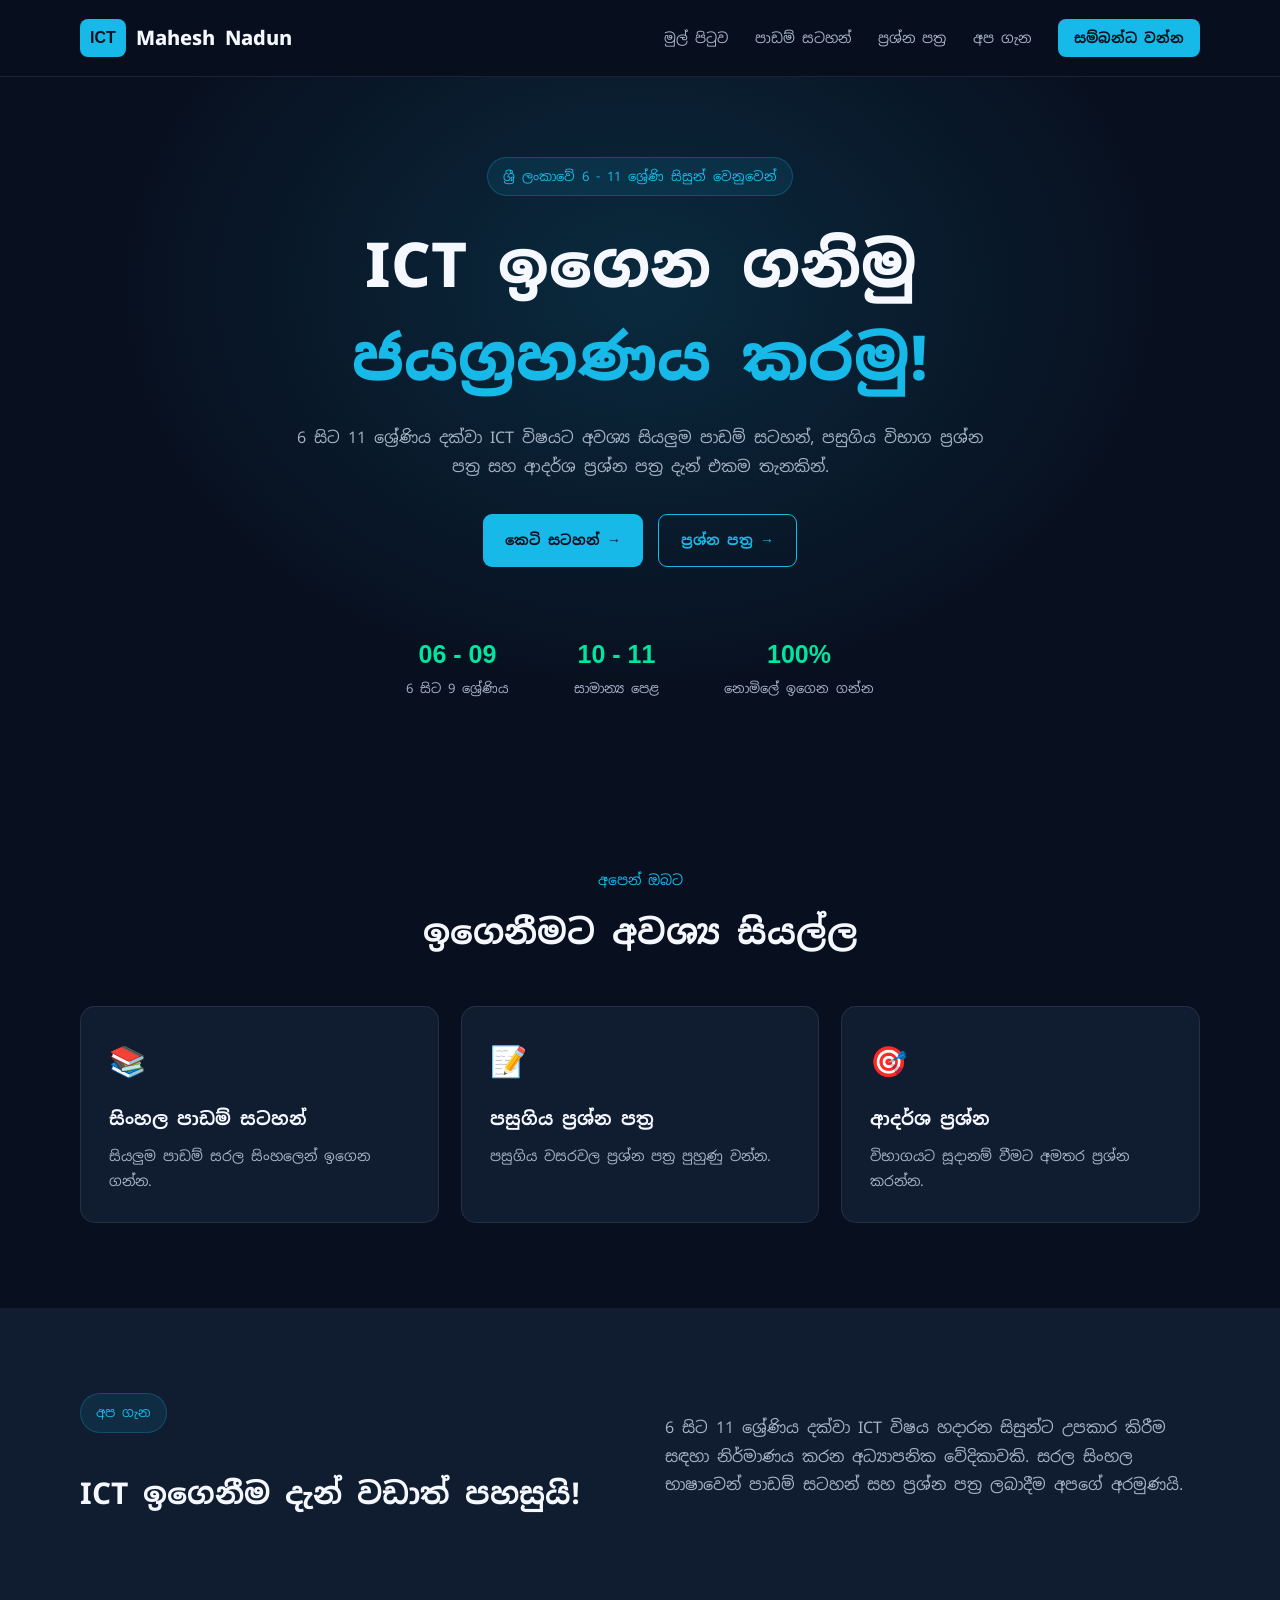
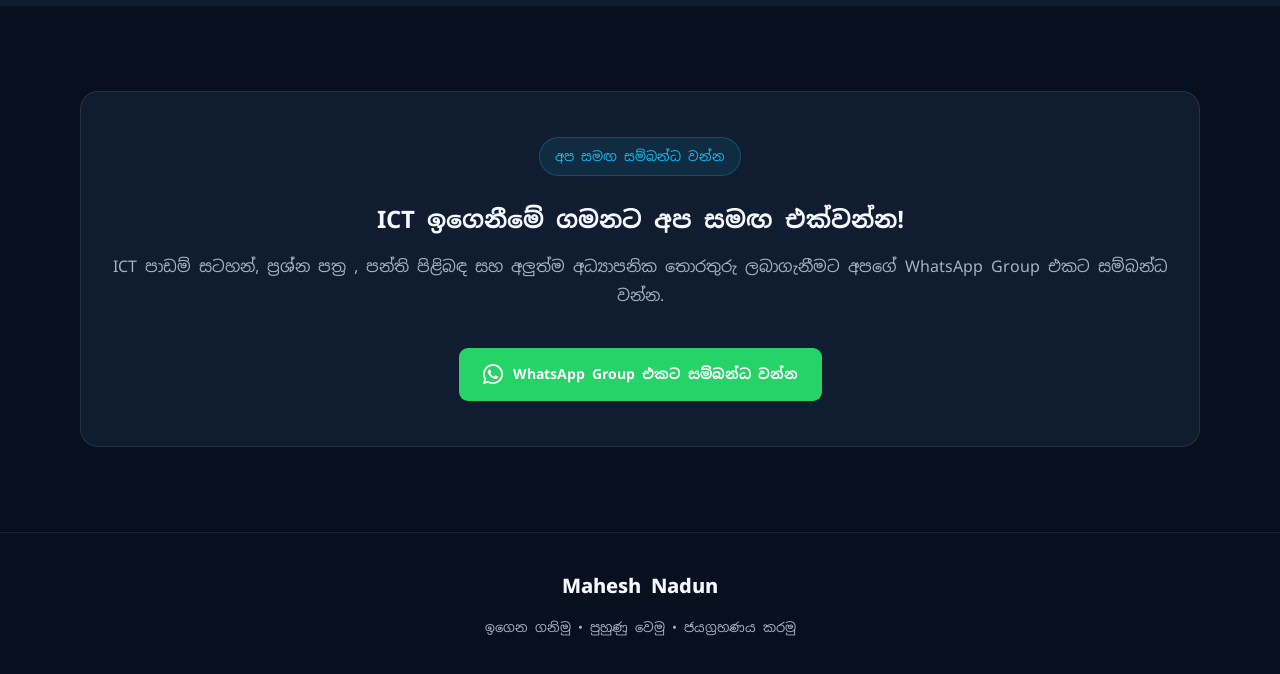
<file: index.html>
<!DOCTYPE html>
<html lang="si">
<head>
    <meta charset="UTF-8">
    <meta name="viewport" content="width=device-width, initial-scale=1.0">
    <link rel="stylesheet"
href="https://cdnjs.cloudflare.com/ajax/libs/font-awesome/6.5.0/css/all.min.css">
    <title>ICT - Mahesh Nadun</title>

    <meta name="description" content="6 සිට 11 ශ්‍රේණිය දක්වා ICT සිංහල පාඩම් සටහන් සහ ප්‍රශ්න පත්‍ර.">

    <link rel="preconnect" href="https://fonts.googleapis.com">
    <link rel="preconnect" href="https://fonts.gstatic.com" crossorigin>

    <link href="https://fonts.googleapis.com/css2?family=Noto+Sans+Sinhala:wght@400;500;600;700;800&display=swap" rel="stylesheet">

    <link rel="stylesheet" href="style.css">

    <link rel="manifest" href="manifest.json">
    <meta name="theme-color" content="#080f1e">
</head>

<body>

<header class="header">
    <nav class="navbar container">

        <a href="index.html" class="logo">
            <span class="logo-icon">ICT</span>
            <span>Mahesh Nadun<span class="highlight"></span></span>
        </a>

        <button class="menu-toggle" id="menuToggle">☰</button>

        <ul class="nav-links" id="navLinks">
            <li><a href="#home">මුල් පිටුව</a></li>
            <li><a href="grades.html">පාඩම් සටහන්</a></li>
            <li><a href="papers.html">ප්‍රශ්න පත්‍ර</a></li>
            <li><a href="#about">අප ගැන</a></li>
            <li><a href="#contact" class="nav-button">සම්බන්ධ වන්න</a></li>
        </ul>

    </nav>
</header>


<main>

    <section class="hero" id="home">
        <div class="container hero-content">

            <span class="hero-label">
                ශ්‍රී ලංකාවේ 6 - 11 ශ්‍රේණි සිසුන් වෙනුවෙන්
            </span>

            <h1>
                ICT ඉගෙන ගනිමු<br>
                <span class="highlight">ජයග්‍රහණය කරමු!</span>
            </h1>

            <p>
                6 සිට 11 ශ්‍රේණිය දක්වා ICT විෂයට අවශ්‍ය
                සියලුම පාඩම් සටහන්, පසුගිය විභාග ප්‍රශ්න පත්‍ර
                සහ ආදර්ශ ප්‍රශ්න පත්‍ර දැන් එකම තැනකින්.
            </p>

            <div class="hero-buttons">

                <a href="grades.html" class="btn btn-primary">
                    කෙටි සටහන් →
                </a>

                <a href="papers.html" class="btn btn-outline">
                    ප්‍රශ්න පත්‍ර  →
                </a>

            </div>

            <div class="grade-summary">

                <div>
                    <h3>06 - 09</h3>
                    <p>6 සිට 9 ශ්‍රේණිය</p>
                </div>

                <div>
                    <h3>10 - 11</h3>
                    <p>සාමාන්‍ය පෙළ</p>
                </div>

                <div>
                    <h3>100%</h3>
                    <p>නොමිලේ ඉගෙන ගන්න</p>
                </div>

            </div>

        </div>
    </section>


    <section class="features section">
        <div class="container">

            <div class="section-heading">
                <span>අපෙන් ඔබට</span>
                <h2>ඉගෙනීමට අවශ්‍ය සියල්ල</h2>
            </div>

            <div class="feature-grid">

                <div class="feature-card">
                    <div class="feature-icon">📚</div>
                    <h3>සිංහල පාඩම් සටහන්</h3>
                    <p>සියලුම පාඩම් සරල සිංහලෙන් ඉගෙන ගන්න.</p>
                </div>

                <div class="feature-card">
                    <div class="feature-icon">📝</div>
                    <h3>පසුගිය ප්‍රශ්න පත්‍ර</h3>
                    <p>පසුගිය වසරවල ප්‍රශ්න පත්‍ර පුහුණු වන්න.</p>
                </div>

                <div class="feature-card">
                    <div class="feature-icon">🎯</div>
                    <h3>ආදර්ශ ප්‍රශ්න</h3>
                    <p>විභාගයට සූදානම් වීමට අමතර ප්‍රශ්න කරන්න.</p>
                </div>

            </div>

        </div>
    </section>


    <section class="about section" id="about">
        <div class="container about-content">

            <div>
                <span class="hero-label">අප ගැන</span>
                <h2>ICT ඉගෙනීම දැන් වඩාත් පහසුයි!</h2>
            </div>

            <p>
                6 සිට 11 ශ්‍රේණිය දක්වා
                ICT විෂය හදාරන සිසුන්ට උපකාර කිරීම සඳහා
                නිර්මාණය කරන අධ්‍යාපනික වේදිකාවකි.

                සරල සිංහල භාෂාවෙන් පාඩම් සටහන් සහ
                ප්‍රශ්න පත්‍ර ලබාදීම අපගේ අරමුණයි.
            </p>

        </div>
    </section>


<section class="contact section" id="contact">
    <div class="container contact-card">

        <span class="hero-label">අප සමඟ සම්බන්ධ වන්න</span>

        <h2>ICT ඉගෙනීමේ ගමනට අප සමඟ එක්වන්න!</h2>

        <p>
            ICT පාඩම් සටහන්, ප්‍රශ්න පත්‍ර , පන්ති පිළිබඳ සහ
            අලුත්ම අධ්‍යාපනික තොරතුරු ලබාගැනීමට
            අපගේ WhatsApp Group එකට සම්බන්ධ වන්න.
        </p>

        
<a
    href="https://chat.whatsapp.com/GkQmijCf4RDIh3k1sAr9T8?s=cl&p=i&iam=2"
    target="_blank"
    rel="noopener noreferrer"
    class="btn whatsapp-btn">

    <i class="fa-brands fa-whatsapp"></i>
    WhatsApp Group එකට සම්බන්ධ වන්න

</a>


    </div>
</section>


</main>


<footer class="footer">
    <div class="container">

        <a href="index.html" class="logo">
            <!--<span class="logo-icon">ICT</span>-->
            <span>Mahesh Nadun <span class="highlight"></span></span>
        </a>

        <p>ඉගෙන ගනිමු • පුහුණු වෙමු • ජයග්‍රහණය කරමු</p>

    </div>
</footer>


<script src="script.js"></script>

</body>
</html>
</file>
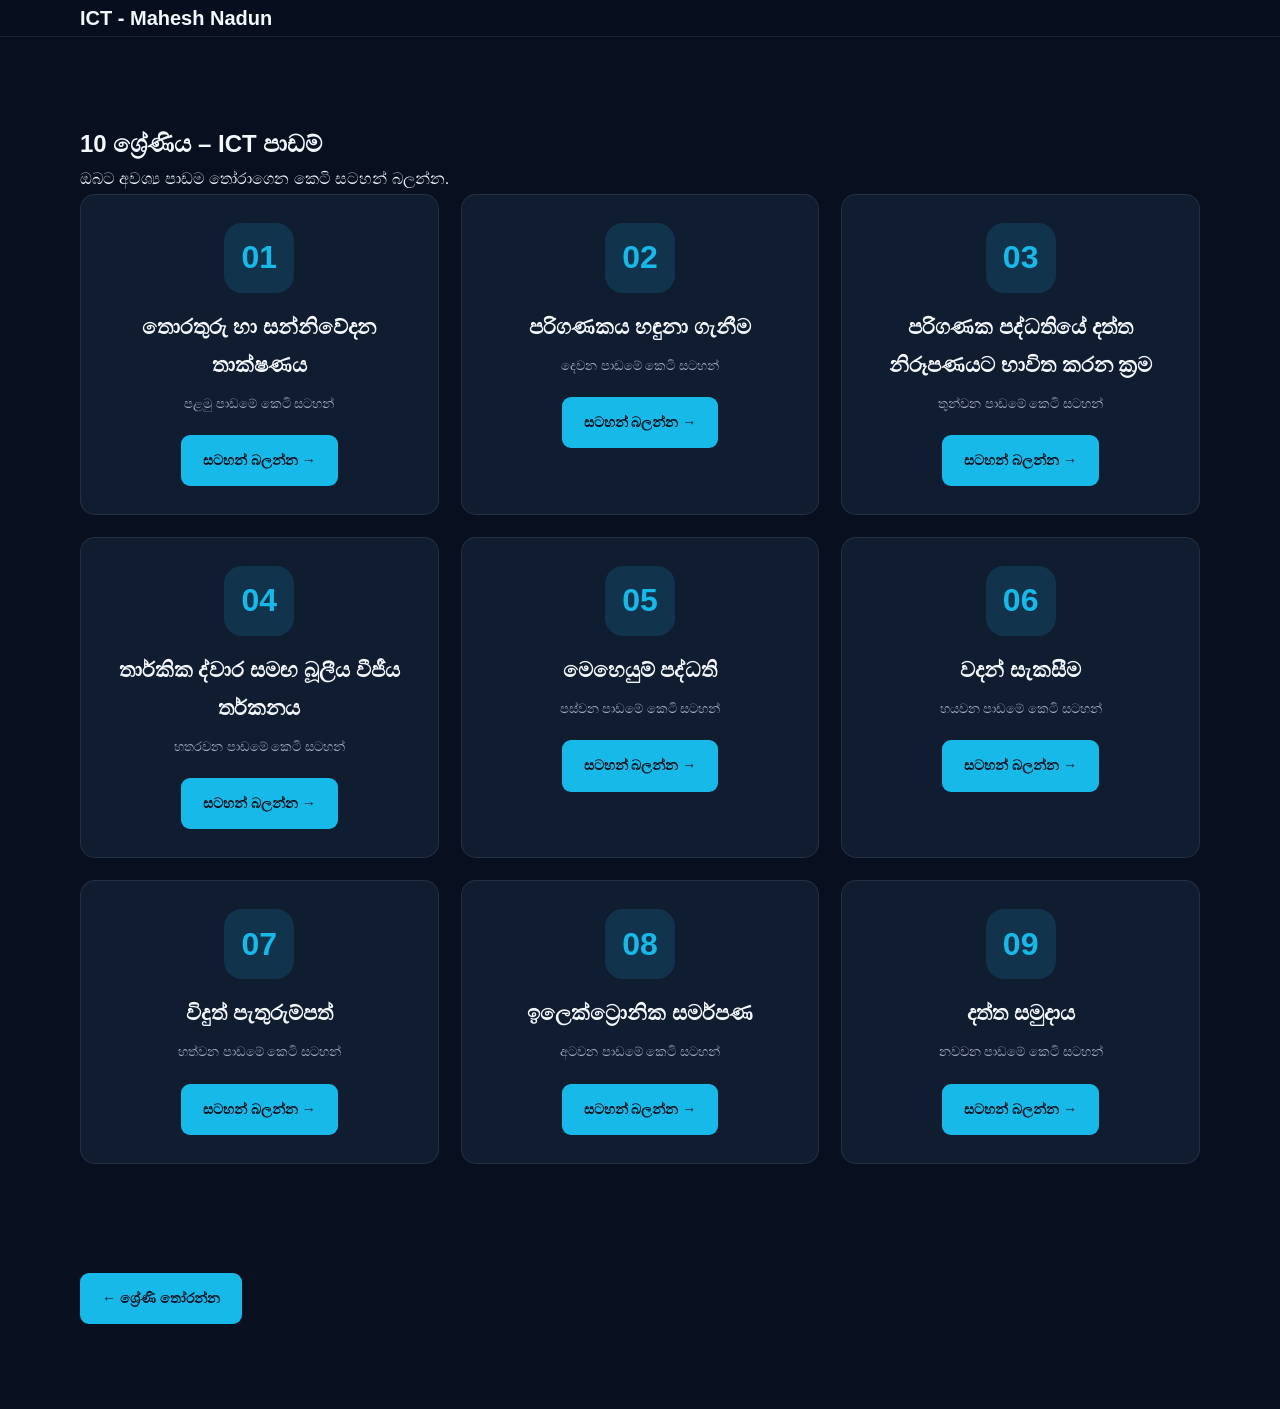
<file: grade-10.html>
<!DOCTYPE html>
<html lang="si">
<head>
    <meta charset="UTF-8">
    <meta name="viewport" content="width=device-width, initial-scale=1.0">
    <title>10 ශ්‍රේණිය - ICT Mahesh Nadun</title>
    <link rel="stylesheet" href="style.css">
</head>
<body>

    <header class="header">
        <div class="container">
            <a href="../index.html" class="logo">ICT - Mahesh Nadun</a>
        </div>
    </header>

    <section class="section">
        <div class="container">

            <h1>10 ශ්‍රේණිය – ICT පාඩම්</h1>
            <p>ඔබට අවශ්‍ය පාඩම තෝරාගෙන කෙටි සටහන් බලන්න.</p>

            <div class="grade-grid">

                <div class="grade-card">
                    <div class="grade-number">01</div>
                    <h2>තොරතුරු හා සන්නිවේදන තාක්ෂණය </h2>
                    <p>පළමු පාඩමේ කෙටි සටහන්</p>
                    <a href="Grade 10.pdf" class="btn btn-primary">සටහන් බලන්න →</a>
                </div>

                <div class="grade-card">
                    <div class="grade-number">02</div>
                    <h2>පරිගණකය හඳුනා ගැනීම</h2>
                    <p>දෙවන පාඩමේ කෙටි සටහන්</p>
                    <a href="lesson.html?grade=10&lesson=2" class="btn btn-primary">සටහන් බලන්න →</a>
                </div>

                <div class="grade-card">
                    <div class="grade-number">03</div>
                    <h2>පරිගණක පද්ධතියේ දත්ත නිරූපණයට භාවිත කරන ක්‍රම</h2>
                    <p>තුන්වන පාඩමේ කෙටි සටහන්</p>
                    <a href="lesson.html?grade=10&lesson=3" class="btn btn-primary">සටහන් බලන්න →</a>
                </div>

                <div class="grade-card">
                    <div class="grade-number">04</div>
                    <h2>තාර්කික ද්වාර සමඟ බූලීය වීජීය තර්කනය</h2>
                    <p>හතරවන පාඩමේ කෙටි සටහන්</p>
                    <a href="lesson.html?grade=10&lesson=4" class="btn btn-primary">සටහන් බලන්න →</a>
                </div>

                <div class="grade-card">
                    <div class="grade-number">05</div>
                    <h2>මෙහෙයුම් පද්ධති</h2>
                    <p>පස්වන පාඩමේ කෙටි සටහන්</p>
                    <a href="lesson.html?grade=10&lesson=5" class="btn btn-primary">සටහන් බලන්න →</a>
                </div>

                <div class="grade-card">
                    <div class="grade-number">06</div>
                    <h2>වදන් සැකසීම</h2>
                    <p>හයවන පාඩමේ කෙටි සටහන්</p>
                    <a href="lesson.html?grade=10&lesson=6" class="btn btn-primary">සටහන් බලන්න →</a>
                </div>

                <div class="grade-card">
                    <div class="grade-number">07</div>
                    <h2>විදුත් පැතුරුම්පත්</h2>
                    <p>හත්වන පාඩමේ කෙටි සටහන්</p>
                    <a href="lesson.html?grade=10&lesson=7" class="btn btn-primary">සටහන් බලන්න →</a>
                </div>

                <div class="grade-card">
                    <div class="grade-number">08</div>
                    <h2>ඉලෙක්ට්‍රොනික සමර්පණ</h2>
                    <p>අටවන පාඩමේ කෙටි සටහන්</p>
                    <a href="lesson.html?grade=10&lesson=8" class="btn btn-primary">සටහන් බලන්න →</a>
                </div>

                <div class="grade-card">
                    <div class="grade-number">09</div>
                    <h2>දත්ත සමුදාය</h2>
                    <p>නවවන පාඩමේ කෙටි සටහන්</p>
                    <a href="lesson.html?grade=10&lesson=9" class="btn btn-primary">සටහන් බලන්න →</a>
                </div>

            </div>

            <br>
            <a href="grades.html" class="btn btn-primary">← ශ්‍රේණි තෝරන්න</a>

        </div>
    </section>

</body>
</html>
</file>
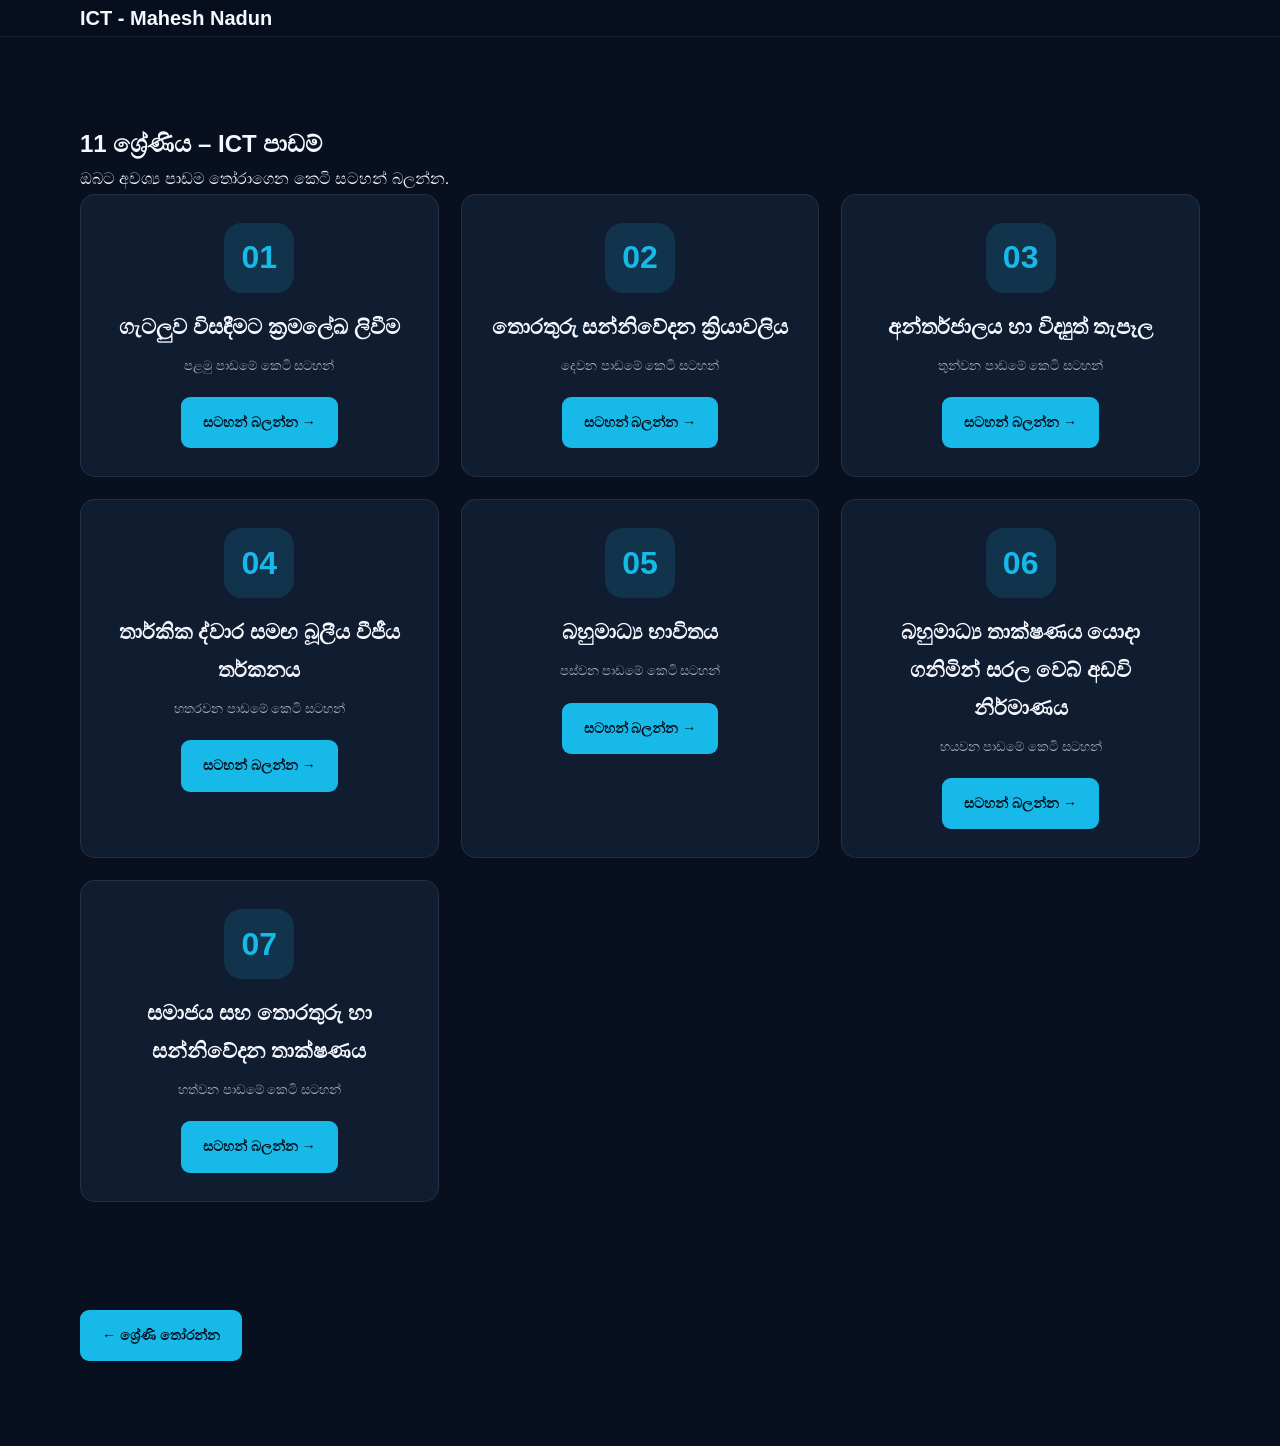
<file: grade-11.html>
<!DOCTYPE html>
<html lang="si">
<head>
    <meta charset="UTF-8">
    <meta name="viewport" content="width=device-width, initial-scale=1.0">
    <title>11 ශ්‍රේණිය - ICT Mahesh Nadun</title>
    <link rel="stylesheet" href="style.css">
</head>
<body>

    <header class="header">
        <div class="container">
            <a href="../index.html" class="logo">ICT - Mahesh Nadun</a>
        </div>
    </header>

    <section class="section">
        <div class="container">

            <h1>11 ශ්‍රේණිය – ICT පාඩම්</h1>
            <p>ඔබට අවශ්‍ය පාඩම තෝරාගෙන කෙටි සටහන් බලන්න.</p>

            <div class="grade-grid">

                <div class="grade-card">
                    <div class="grade-number">01</div>
                    <h2>ගැටලුව විසඳීමට ක්‍රමලේඛ ලිවීම </h2>
                    <p>පළමු පාඩමේ කෙටි සටහන්</p>
                    <a href="lesson.html?grade=10&lesson=1" class="btn btn-primary">සටහන් බලන්න →</a>
                </div>

                <div class="grade-card">
                    <div class="grade-number">02</div>
                    <h2>තොරතුරු සන්නිවේදන ක්‍රියාවලිය</h2>
                    <p>දෙවන පාඩමේ කෙටි සටහන්</p>
                    <a href="lesson.html?grade=10&lesson=2" class="btn btn-primary">සටහන් බලන්න →</a>
                </div>

                <div class="grade-card">
                    <div class="grade-number">03</div>
                    <h2>අන්තර්ජාලය හා විද්‍යුත් තැපෑල</h2>
                    <p>තුන්වන පාඩමේ කෙටි සටහන්</p>
                    <a href="lesson.html?grade=10&lesson=3" class="btn btn-primary">සටහන් බලන්න →</a>
                </div>

                <div class="grade-card">
                    <div class="grade-number">04</div>
                    <h2>තාර්කික ද්වාර සමඟ බූලීය වීජීය තර්කනය</h2>
                    <p>හතරවන පාඩමේ කෙටි සටහන්</p>
                    <a href="lesson.html?grade=10&lesson=4" class="btn btn-primary">සටහන් බලන්න →</a>
                </div>

                <div class="grade-card">
                    <div class="grade-number">05</div>
                    <h2>බහුමාධ්‍ය භාවිතය</h2>
                    <p>පස්වන පාඩමේ කෙටි සටහන්</p>
                    <a href="lesson.html?grade=10&lesson=5" class="btn btn-primary">සටහන් බලන්න →</a>
                </div>

                <div class="grade-card">
                    <div class="grade-number">06</div>
                    <h2>බහුමාධ්‍ය තාක්ෂණය යොදා ගනිමින් සරල වෙබ් අඩවි නිර්මාණය</h2>
                    <p>හයවන පාඩමේ කෙටි සටහන්</p>
                    <a href="lesson.html?grade=10&lesson=6" class="btn btn-primary">සටහන් බලන්න →</a>
                </div>

                <div class="grade-card">
                    <div class="grade-number">07</div>
                    <h2>සමාජය සහ තොරතුරු හා සන්නිවේදන තාක්ෂණය</h2>
                    <p>හත්වන පාඩමේ කෙටි සටහන්</p>
                    <a href="lesson.html?grade=10&lesson=7" class="btn btn-primary">සටහන් බලන්න →</a>
                </div>
                
            </div>

            <br>
            <a href="grades.html" class="btn btn-primary">← ශ්‍රේණි තෝරන්න</a>

        </div>
    </section>

</body>
</html>
</file>
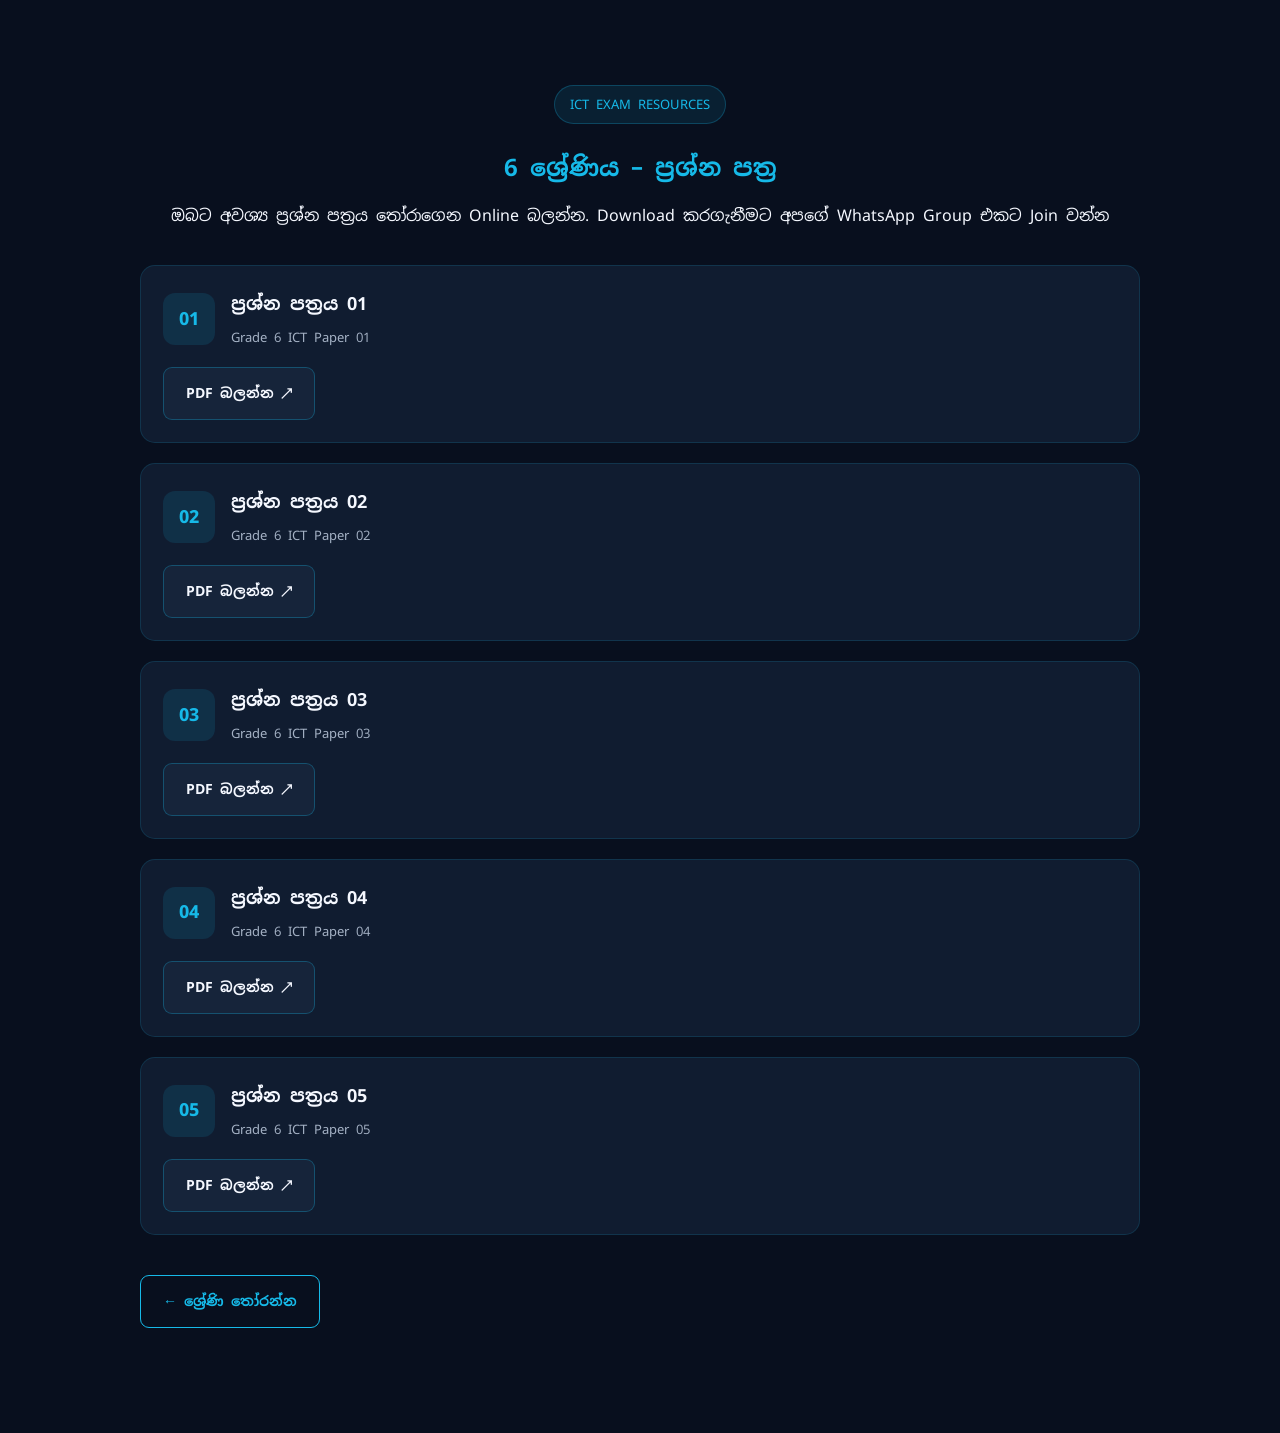
<file: grade-6-papers.html>
<!DOCTYPE html>
<html lang="si">

<head>
    <meta charset="UTF-8">
    <meta name="viewport" content="width=device-width, initial-scale=1.0">

    <title>6 ශ්‍රේණිය ICT Papers | ICT Exam Hub LK</title>

    <link rel="stylesheet" href="style.css">

    <link href="https://fonts.googleapis.com/css2?family=Noto+Sans+Sinhala:wght@400;500;600;700;800&display=swap"
          rel="stylesheet">

    <style>
        .papers-container {
            max-width: 1000px;
            margin: auto;
        }

        .papers-heading {
            text-align: center;
            margin-bottom: 35px;
        }

        .papers-heading h1 {
            color: var(--cyan);
            margin-bottom: 12px;
        }

        .paper-item {
            background: var(--surface);
            border: 1px solid rgba(22, 185, 232, 0.15);
            border-radius: 15px;
            padding: 22px;
            margin-bottom: 20px;
            transition: 0.3s;
        }

        .paper-item:hover {
            border-color: var(--cyan);
            transform: translateY(-2px);
        }

        .paper-info {
            display: flex;
            align-items: center;
            gap: 16px;
            margin-bottom: 18px;
        }

        .paper-number {
            width: 52px;
            height: 52px;
            flex-shrink: 0;
            display: flex;
            align-items: center;
            justify-content: center;
            background: rgba(22, 185, 232, 0.12);
            color: var(--cyan);
            border-radius: 12px;
            font-weight: 800;
            font-size: 18px;
        }

        .paper-info h2 {
            font-size: 18px;
            margin-bottom: 5px;
        }

        .paper-info p {
            color: var(--muted);
            font-size: 13px;
        }

        .paper-actions {
            display: flex;
            gap: 12px;
            flex-wrap: wrap;
        }

        .paper-actions a {
            text-align: center;
        }

        .view-btn {
            background: var(--surface-light);
            color: var(--white);
            border: 1px solid rgba(22, 185, 232, 0.3);
        }

        .view-btn:hover {
            background: var(--cyan);
            color: #080f1e;
        }

        .download-btn {
            background: var(--cyan);
            color: #080f1e;
        }

        .pdf-viewer {
            margin-top: 20px;
            overflow: hidden;
            border-radius: 12px;
            border: 1px solid rgba(22, 185, 232, 0.2);
        }

        .pdf-viewer iframe {
            width: 100%;
            height: 600px;
            border: none;
            background: #ffffff;
        }

        .back-link {
            display: inline-block;
            margin-top: 20px;
        }

        @media (max-width: 600px) {
            .paper-item {
                padding: 16px;
            }

            .paper-info h2 {
                font-size: 16px;
            }

            .paper-actions {
                flex-direction: column;
            }

            .paper-actions a {
                width: 100%;
            }

            .pdf-viewer iframe {
                height: 450px;
            }
        }
    </style>
</head>

<body>




    <!-- Papers Section -->
    <section class="section">
        <div class="container papers-container">

            <div class="papers-heading">
                <span class="hero-label">ICT EXAM RESOURCES</span>

                <h1>6 ශ්‍රේණිය – ප්‍රශ්න පත්‍ර</h1>

                <p>
                    ඔබට අවශ්‍ය ප්‍රශ්න පත්‍රය තෝරාගෙන Online බලන්න. 
                    Download කරගැනීමට අපගේ WhatsApp Group එකට Join වන්න
                </p>
            </div>


            <!-- Paper 1 -->
            <div class="paper-item">

                <div class="paper-info">
                    <div class="paper-number">01</div>
                    <div>
                        <h2>ප්‍රශ්න පත්‍රය 01</h2>
                        <p>Grade 6 ICT Paper 01</p>
                    </div>
                </div>

                <div class="paper-actions">
                    <a href="Grade 10.pdf"
                       target="_blank"
                       class="btn view-btn">
                        PDF බලන්න ↗
                    </a>
                </div>

            </div>


            <!-- Paper 2 -->
            <div class="paper-item">

                <div class="paper-info">
                    <div class="paper-number">02</div>
                    <div>
                        <h2>ප්‍රශ්න පත්‍රය 02</h2>
                        <p>Grade 6 ICT Paper 02</p>
                    </div>
                </div>

                <div class="paper-actions">
                    <a href="pdfs/papre2.pdf"
                       target="_blank"
                       class="btn view-btn">
                        PDF බලන්න ↗
                    </a>

                    
                </div>

            </div>


            <!-- Paper 3 -->
            <div class="paper-item">

                <div class="paper-info">
                    <div class="paper-number">03</div>
                    <div>
                        <h2>ප්‍රශ්න පත්‍රය 03</h2>
                        <p>Grade 6 ICT Paper 03</p>
                    </div>
                </div>

                <div class="paper-actions">
                    <a href="pdfs/papre3.pdf"
                       target="_blank"
                       class="btn view-btn">
                        PDF බලන්න ↗
                    </a>

                    
                </div>

            </div>


            <!-- Paper 4 -->
            <div class="paper-item">

                <div class="paper-info">
                    <div class="paper-number">04</div>
                    <div>
                        <h2>ප්‍රශ්න පත්‍රය 04</h2>
                        <p>Grade 6 ICT Paper 04</p>
                    </div>
                </div>

                <div class="paper-actions">
                    <a href="pdfs/papre4.pdf"
                       target="_blank"
                       class="btn view-btn">
                        PDF බලන්න ↗
                    </a>

                    
                </div>

            </div>


            <!-- Paper 5 -->
            <div class="paper-item">

                <div class="paper-info">
                    <div class="paper-number">05</div>
                    <div>
                        <h2>ප්‍රශ්න පත්‍රය 05</h2>
                        <p>Grade 6 ICT Paper 05</p>
                    </div>
                </div>

                <div class="paper-actions">
                    <a href="pdfs/papre5.pdf"
                       target="_blank"
                       class="btn view-btn">
                        PDF බලන්න ↗
                    </a>

                    
                </div>

            </div>


            <!-- Back Button -->
            <a href="papers.html" class="btn btn-outline back-link">
                ← ශ්‍රේණි තෝරන්න
            </a>

        </div>
    </section>

</body>
</html>
</file>
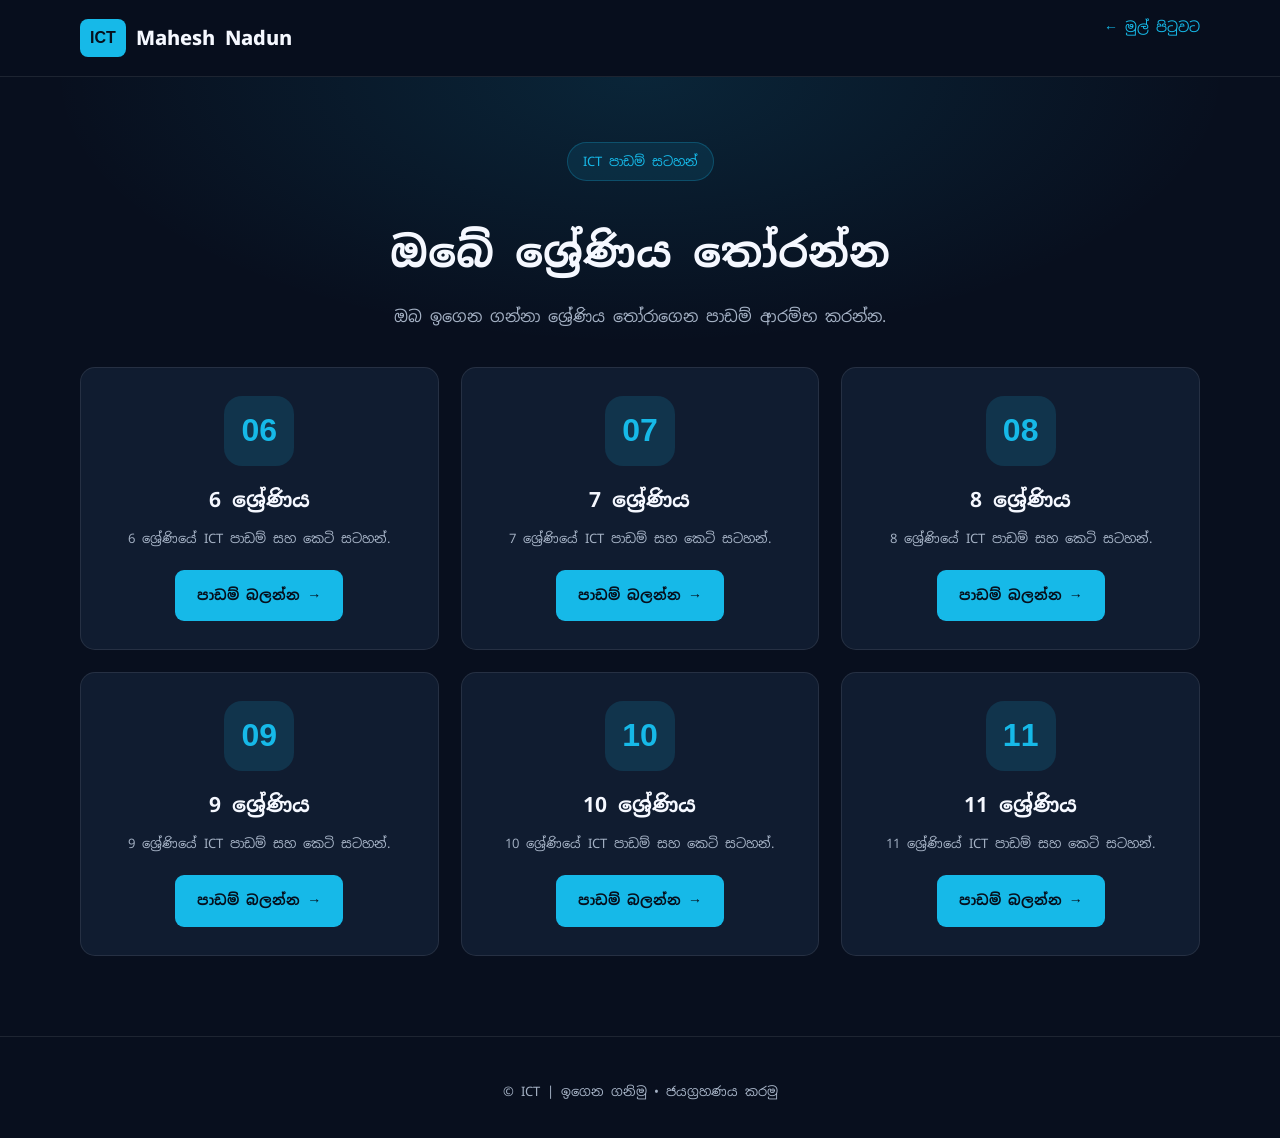
<file: grades.html>
<!DOCTYPE html>
<html lang="si">
<head>
    <meta charset="UTF-8">
    <meta name="viewport" content="width=device-width, initial-scale=1.0">
    <title>ශ්‍රේණිය තෝරන්න </title>
    <link href="https://fonts.googleapis.com/css2?family=Noto+Sans+Sinhala:wght@400;500;600;700;800&display=swap" rel="stylesheet">
    <link rel="stylesheet" href="style.css">
</head>
<body>

<header class="header">
    <nav class="navbar container">
        <a href="index.html" class="logo">
            <span class="logo-icon">ICT</span>
            <span>Mahesh Nadun<span class="highlight"></span></span>
        </a>
        <a href="index.html" class="back-link">← මුල් පිටුවට</a>
    </nav>
</header>

<main>
    <section class="page-hero">
        <div class="container">
            <span class="hero-label">ICT පාඩම් සටහන්</span>
            <h1>ඔබේ ශ්‍රේණිය තෝරන්න</h1>
            <p>ඔබ ඉගෙන ගන්නා ශ්‍රේණිය තෝරාගෙන පාඩම් ආරම්භ කරන්න.</p>
        </div>
    </section>

    <section class="container">
        <div class="grade-grid">

            <div class="grade-card">
                <div class="grade-number">06</div>
                <h2>6 ශ්‍රේණිය</h2>
                <p>6 ශ්‍රේණියේ ICT පාඩම් සහ කෙටි සටහන්.</p>
                <a href="uploading.html" class="btn btn-primary">පාඩම් බලන්න →</a>
            </div>

            <div class="grade-card">
                <div class="grade-number">07</div>
                <h2>7 ශ්‍රේණිය</h2>
                <p>7 ශ්‍රේණියේ ICT පාඩම් සහ කෙටි සටහන්.</p>
                <a href="uploading.html" class="btn btn-primary">පාඩම් බලන්න →</a>
            </div>

            <div class="grade-card">
                <div class="grade-number">08</div>
                <h2>8 ශ්‍රේණිය</h2>
                <p>8 ශ්‍රේණියේ ICT පාඩම් සහ කෙටි සටහන්.</p>
                <a href="uploading.html" class="btn btn-primary">පාඩම් බලන්න →</a>
            </div>

            <div class="grade-card">
                <div class="grade-number">09</div>
                <h2>9 ශ්‍රේණිය</h2>
                <p>9 ශ්‍රේණියේ ICT පාඩම් සහ කෙටි සටහන්.</p>
                <a href="uploading.html" class="btn btn-primary">පාඩම් බලන්න →</a>
            </div>

            <div class="grade-card">
                <div class="grade-number">10</div>
                <h2>10 ශ්‍රේණිය</h2>
                <p>10 ශ්‍රේණියේ ICT පාඩම් සහ කෙටි සටහන්.</p>
                <a href="grade-10.html  " class="btn btn-primary">පාඩම් බලන්න →</a>
            </div>

            <div class="grade-card">
                <div class="grade-number">11</div>
                <h2>11 ශ්‍රේණිය</h2>
                <p>11 ශ්‍රේණියේ ICT පාඩම් සහ කෙටි සටහන්.</p>
                <a href="grade-11.html" class="btn btn-primary">පාඩම් බලන්න →</a>
            </div>

        </div>
    </section>
</main>

<footer class="footer">
    <div class="container">
        <p>© ICT | ඉගෙන ගනිමු • ජයග්‍රහණය කරමු</p>
    </div>
</footer>

</body>
</html>
</file>
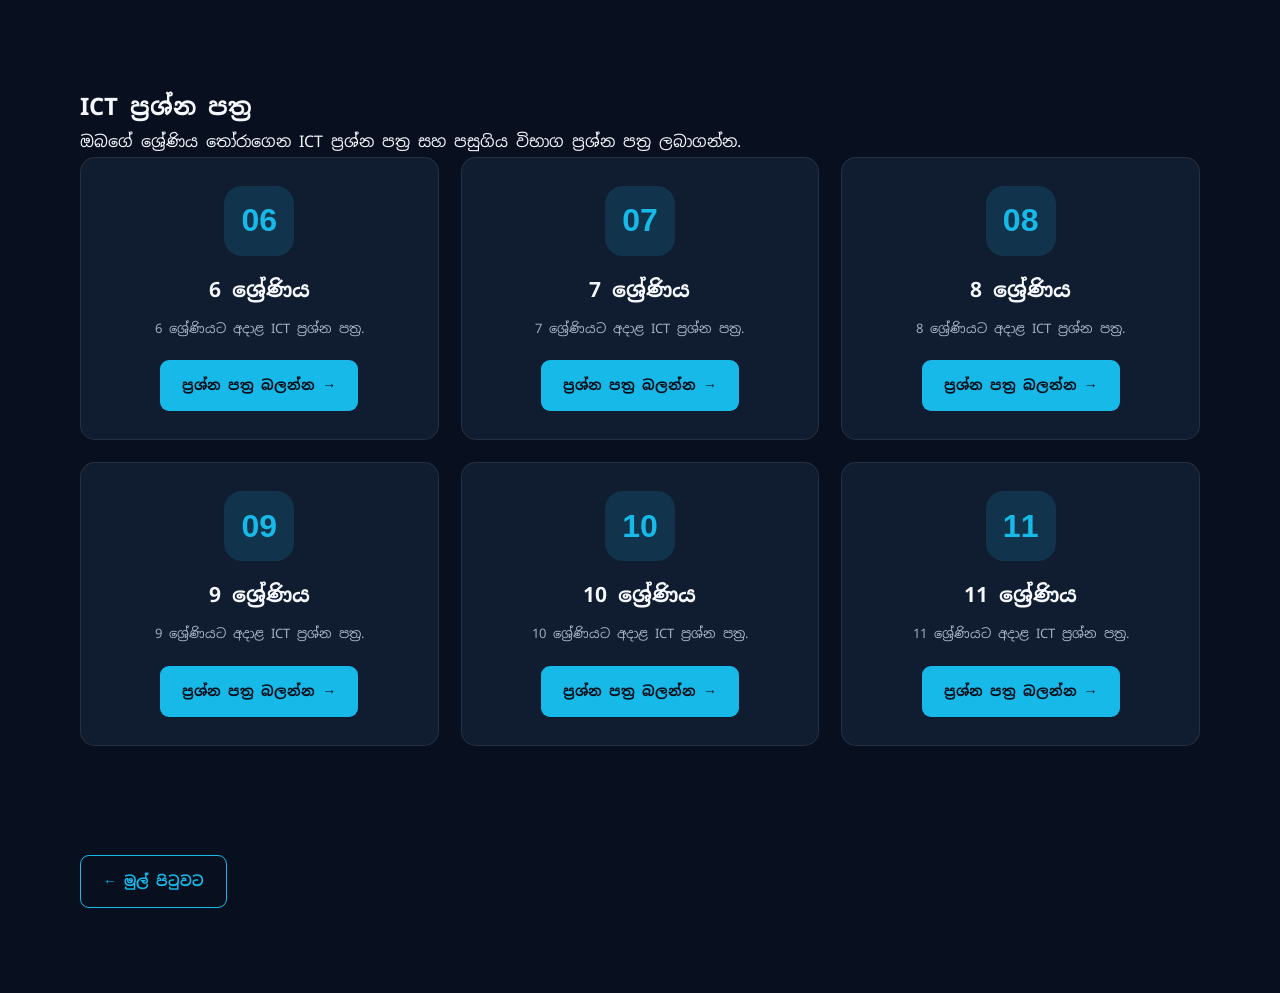
<file: papers.html>
<!DOCTYPE html>
<html lang="si">

<head>
    <meta charset="UTF-8">
    <meta name="viewport" content="width=device-width, initial-scale=1.0">

    <title>ප්‍රශ්න පත්‍ර | ICT Mahesh Nadun</title>

    <link rel="stylesheet" href="style.css">

    <link href="https://fonts.googleapis.com/css2?family=Noto+Sans+Sinhala:wght@400;500;600;700;800&display=swap" rel="stylesheet">
</head>

<body>

   

    <section class="section">
        <div class="container">

            <h1>ICT ප්‍රශ්න පත්‍ර</h1>

            <p>
                ඔබගේ ශ්‍රේණිය තෝරාගෙන ICT ප්‍රශ්න පත්‍ර
                සහ පසුගිය විභාග ප්‍රශ්න පත්‍ර ලබාගන්න.
            </p>

            <div class="grade-grid">

                <div class="grade-card">
                    <div class="grade-number">06</div>
                    <h2>6 ශ්‍රේණිය</h2>
                    <p>6 ශ්‍රේණියට අදාළ ICT ප්‍රශ්න පත්‍ර.</p>
                    <a href="grade-6-papers.html" class="btn btn-primary">ප්‍රශ්න පත්‍ර බලන්න →</a>
                </div>

                <div class="grade-card">
                    <div class="grade-number">07</div>
                    <h2>7 ශ්‍රේණිය</h2>
                    <p>7 ශ්‍රේණියට අදාළ ICT ප්‍රශ්න පත්‍ර.</p>
                    <a href="uploading.html" class="btn btn-primary">ප්‍රශ්න පත්‍ර බලන්න →</a>
                </div>

                <div class="grade-card">
                    <div class="grade-number">08</div>
                    <h2>8 ශ්‍රේණිය</h2>
                    <p>8 ශ්‍රේණියට අදාළ ICT ප්‍රශ්න පත්‍ර.</p>
                    <a href="uploading.html" class="btn btn-primary">ප්‍රශ්න පත්‍ර බලන්න →</a>
                </div>

                <div class="grade-card">
                    <div class="grade-number">09</div>
                    <h2>9 ශ්‍රේණිය</h2>
                    <p>9 ශ්‍රේණියට අදාළ ICT ප්‍රශ්න පත්‍ර.</p>
                    <a href="uploading.html" class="btn btn-primary">ප්‍රශ්න පත්‍ර බලන්න →</a>
                </div>

                <div class="grade-card">
                    <div class="grade-number">10</div>
                    <h2>10 ශ්‍රේණිය</h2>
                    <p>10 ශ්‍රේණියට අදාළ ICT ප්‍රශ්න පත්‍ර.</p>
                    <a href="uploading.html" class="btn btn-primary">ප්‍රශ්න පත්‍ර බලන්න →</a>
                </div>

                <div class="grade-card">
                    <div class="grade-number">11</div>
                    <h2>11 ශ්‍රේණිය</h2>
                    <p>11 ශ්‍රේණියට අදාළ ICT ප්‍රශ්න පත්‍ර.</p>
                    <a href="uploading.html" class="btn btn-primary">ප්‍රශ්න පත්‍ර බලන්න →</a>
                </div>

            </div>

            <br>

            <a href="index.html" class="btn btn-outline">
                ← මුල් පිටුවට
            </a>

        </div>
    </section>

</body>
</html>
</file>
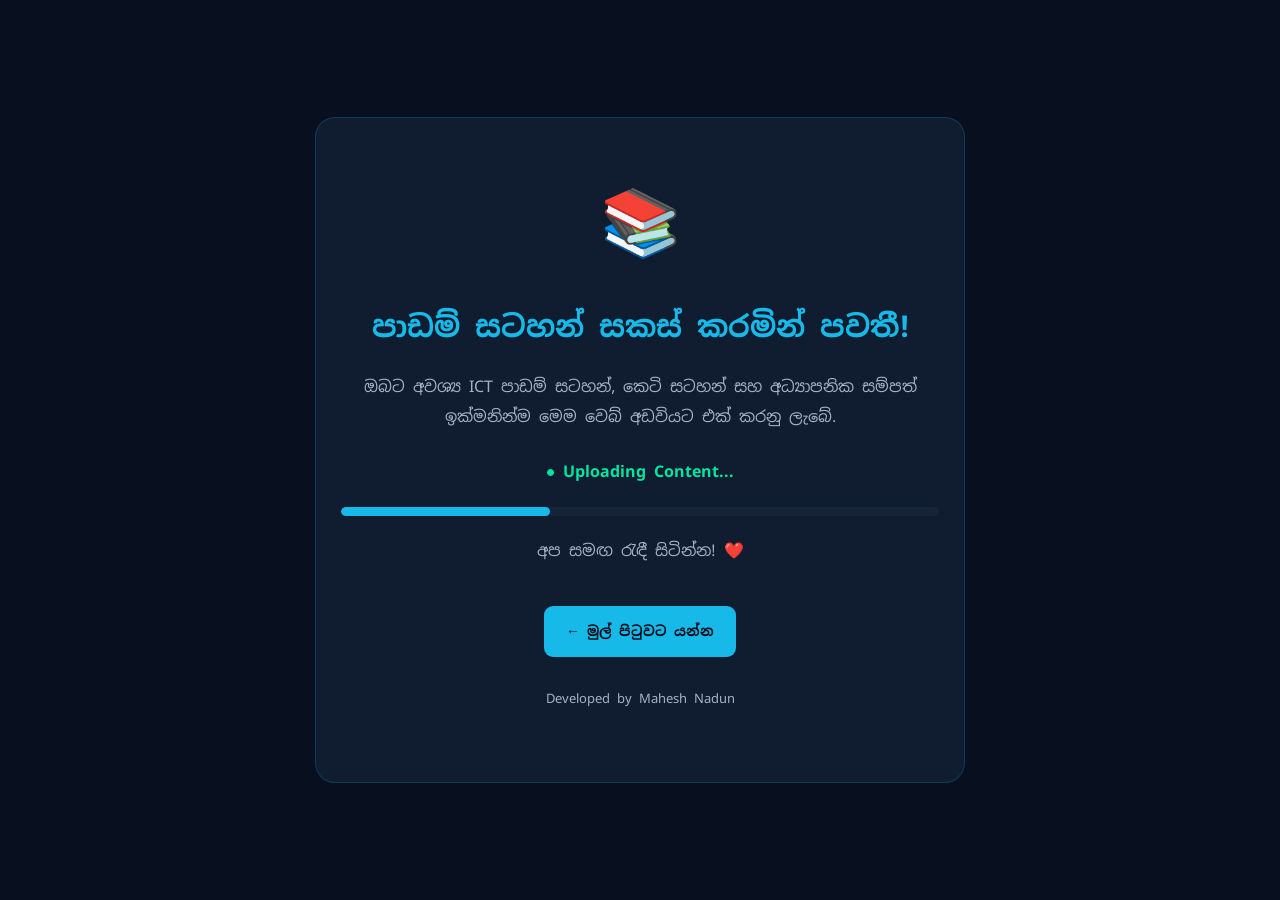
<file: uploading.html>
<!DOCTYPE html>
<html lang="si">

<head>
    <meta charset="UTF-8">
    <meta name="viewport" content="width=device-width, initial-scale=1.0">

    <title>Coming Soon | ICT Exam Hub LK</title>

    <link rel="stylesheet" href="style.css">

    <link rel="preconnect" href="https://fonts.googleapis.com">
    <link rel="preconnect" href="https://fonts.gstatic.com" crossorigin>

    <link href="https://fonts.googleapis.com/css2?family=Noto+Sans+Sinhala:wght@400;500;600;700;800&display=swap" rel="stylesheet">

    <style>
        body {
            min-height: 100vh;
            display: flex;
            align-items: center;
            justify-content: center;
            text-align: center;
            padding: 20px;
        }

        .upload-container {
            max-width: 650px;
            width: 100%;
            padding: 45px 25px;
            background: var(--surface);
            border: 1px solid rgba(22, 185, 232, 0.2);
            border-radius: 20px;
        }

        .upload-icon {
            font-size: 65px;
            margin-bottom: 20px;
        }

        .upload-container h1 {
            color: var(--cyan);
            font-size: 30px;
            margin-bottom: 18px;
        }

        .upload-container p {
            color: var(--muted);
            line-height: 1.9;
            margin-bottom: 25px;
        }

        .upload-status {
            color: var(--green);
            font-weight: 700;
            margin-bottom: 15px;
        }

        .progress-bar {
            width: 100%;
            height: 9px;
            background: var(--surface-light);
            border-radius: 20px;
            overflow: hidden;
            margin: 20px 0;
        }

        .progress {
            width: 35%;
            height: 100%;
            background: var(--cyan);
            border-radius: 20px;
            animation: loading 2s infinite alternate;
        }

        @keyframes loading {
            from {
                width: 20%;
            }

            to {
                width: 65%;
            }
        }

        .back-btn {
            display: inline-block;
            margin-top: 15px;
        }

        @media (max-width: 500px) {
            .upload-container h1 {
                font-size: 23px;
            }

            .upload-icon {
                font-size: 50px;
            }
        }
    </style>
</head>

<body>

    <div class="upload-container">

        <div class="upload-icon">📚</div>

        <h1>පාඩම් සටහන් සකස් කරමින් පවතී!</h1>

        <p>
            ඔබට අවශ්‍ය ICT පාඩම් සටහන්,
            කෙටි සටහන් සහ අධ්‍යාපනික සම්පත්
            ඉක්මනින්ම මෙම වෙබ් අඩවියට එක් කරනු ලැබේ.
        </p>

        <div class="upload-status">
            <span>●</span> Uploading Content...
        </div>

        <div class="progress-bar">
            <div class="progress"></div>
        </div>

        
<p>
    අප සමඟ රැඳී සිටින්න! ❤️<br>
</p>


        <a href="index.html" class="btn btn-primary back-btn">
            ← මුල් පිටුවට යන්න
        </a>

        <p style="margin-top: 30px; font-size: 13px;">
            Developed by Mahesh Nadun
        </p>

    </div>

</body>
</html>
</file>
<file: style.css>
/* ==============================
   ICT EXAM HUB LK - MAIN STYLES
============================== */

:root {
    --bg: #080f1e;
    --surface: #101c30;
    --surface-light: #16243a;
    --cyan: #16b9e8;
    --green: #00e6a0;
    --white: #f5f8ff;
    --muted: #a5b2c5;
    --border: rgba(255,255,255,0.09);
}

* {
    margin: 0;
    padding: 0;
    box-sizing: border-box;
}

html {
    scroll-behavior: smooth;
}

body {
    font-family: "Noto Sans Sinhala", sans-serif;
    background: var(--bg);
    color: var(--white);
    line-height: 1.8;
}

a {
    text-decoration: none;
    color: inherit;
}

button {
    font: inherit;
    cursor: pointer;
}

.container {
    width: min(1120px, 90%);
    margin: auto;
}

.section {
    padding: 85px 0;
}

/* Header */

.header {
    background: rgba(8,15,30,0.94);
    border-bottom: 1px solid var(--border);
    position: sticky;
    top: 0;
    z-index: 1000;
    backdrop-filter: blur(15px);
}

.navbar {
    min-height: 76px;
    display: flex;
    justify-content: space-between;
    align-items: center;
    gap: 20px;
}

.logo {
    display: flex;
    align-items: center;
    gap: 10px;
    font-size: 20px;
    font-weight: 800;
    white-space: nowrap;
}

.logo-icon {
    background: var(--cyan);
    color: #06101d;
    padding: 5px 10px;
    border-radius: 8px;
    font-family: Arial, sans-serif;
    font-size: 16px;
}

.highlight {
    color: var(--cyan);
}

.nav-links {
    display: flex;
    align-items: center;
    gap: 27px;
    list-style: none;
}

.nav-links a {
    color: var(--muted);
    font-size: 14px;
    transition: 0.3s;
}

.nav-links a:hover {
    color: var(--cyan);
}

.nav-links .nav-button {
    background: var(--cyan);
    color: #06101d;
    padding: 10px 16px;
    border-radius: 8px;
    font-weight: 700;
}

.menu-toggle {
    display: none;
    background: none;
    border: none;
    color: white;
    font-size: 27px;
}

/* Hero */

.hero {
    min-height: 590px;
    display: flex;
    align-items: center;
    text-align: center;
    background:
        radial-gradient(ellipse at 50% 30%, rgba(22,185,232,0.16), transparent 60%),
        var(--bg);
    padding: 80px 0;
}

.hero-content {
    max-width: 850px;
}

.hero-label {
    display: inline-block;
    color: var(--cyan);
    background: rgba(22,185,232,0.10);
    border: 1px solid rgba(22,185,232,0.25);
    padding: 7px 15px;
    border-radius: 30px;
    font-size: 13px;
    margin-bottom: 22px;
}

.hero h1 {
    font-size: clamp(34px, 6vw, 62px);
    line-height: 1.5;
    font-weight: 800;
    margin-bottom: 20px;
}

.hero-content > p {
    color: var(--muted);
    max-width: 700px;
    margin: 0 auto;
    font-size: 16px;
}

.hero-buttons {
    display: flex;
    justify-content: center;
    flex-wrap: wrap;
    gap: 15px;
    margin-top: 32px;
}

.btn {
    display: inline-flex;
    justify-content: center;
    align-items: center;
    padding: 13px 22px;
    border-radius: 9px;
    font-size: 14px;
    font-weight: 700;
    transition: 0.3s;
}

.btn-primary {
    background: var(--cyan);
    color: #06101d;
}

.btn-primary:hover {
    background: var(--green);
    transform: translateY(-3px);
}

.btn-outline {
    border: 1px solid var(--cyan);
    color: var(--cyan);
}

.btn-outline:hover {
    background: var(--cyan);
    color: #06101d;
}

.grade-summary {
    display: flex;
    justify-content: center;
    gap: 65px;
    flex-wrap: wrap;
    margin-top: 65px;
}

.grade-summary h3 {
    color: var(--green);
    font-family: Arial, sans-serif;
    font-size: 25px;
}

.grade-summary p {
    color: var(--muted);
    font-size: 13px;
}

/* Section headings */

.section-heading {
    text-align: center;
    margin-bottom: 42px;
}

.section-heading span {
    color: var(--cyan);
    font-size: 14px;
}

.section-heading h2 {
    font-size: clamp(24px, 4vw, 34px);
    margin: 8px 0;
}

/* Feature cards */

.feature-grid {
    display: grid;
    grid-template-columns: repeat(3, 1fr);
    gap: 22px;
}

.feature-card {
    background: var(--surface);
    border: 1px solid var(--border);
    border-radius: 15px;
    padding: 28px;
    transition: 0.3s;
}

.feature-card:hover {
    transform: translateY(-6px);
    border-color: var(--cyan);
}

.feature-icon {
    font-size: 30px;
    margin-bottom: 14px;
}

.feature-card h3 {
    font-size: 18px;
    margin-bottom: 9px;
}

.feature-card p {
    color: var(--muted);
    font-size: 14px;
}

/* About */

.about {
    background: var(--surface);
}

.about-content {
    display: grid;
    grid-template-columns: 1fr 1fr;
    gap: 50px;
    align-items: center;
}

.about-content h2 {
    font-size: 30px;
    margin-top: 12px;
}

.about-content p {
    color: var(--muted);
}

/* Contact */

.contact-card {
    text-align: center;
    background: var(--surface);
    border: 1px solid var(--border);
    border-radius: 18px;
    padding: 45px 25px;
}

.contact-card h2 {
    margin-bottom: 12px;
}

.contact-card p {
    color: var(--muted);
    margin-bottom: 25px;
}

/* Footer */

.footer {
    border-top: 1px solid var(--border);
    padding: 35px 0;
    text-align: center;
}

.footer .logo {
    justify-content: center;
    margin-bottom: 12px;
}

.footer p {
    color: var(--muted);
    font-size: 13px;
    margin-top: 8px;
}

.copyright {
    opacity: 0.7;
}

/* Shared pages */

.page-hero {
    text-align: center;
    padding: 65px 0 35px;
    background: radial-gradient(ellipse at top, rgba(22,185,232,0.13), transparent 65%);
}

.page-hero h1 {
    font-size: clamp(27px, 5vw, 42px);
    margin: 12px 0;
}

.page-hero p {
    color: var(--muted);
}

.back-link {
    display: inline-block;
    color: var(--cyan);
    margin-bottom: 20px;
    font-size: 14px;
}

/* Grade selection */

.grade-grid {
    display: grid;
    grid-template-columns: repeat(3, 1fr);
    gap: 22px;
    padding-bottom: 80px;
}

.grade-card {
    background: var(--surface);
    border: 1px solid var(--border);
    border-radius: 15px;
    padding: 28px;
    text-align: center;
    transition: 0.3s;
}

.grade-card:hover {
    transform: translateY(-5px);
    border-color: var(--cyan);
}

.grade-number {
    width: 70px;
    height: 70px;
    display: grid;
    place-items: center;
    margin: 0 auto 15px;
    border-radius: 18px;
    background: rgba(22,185,232,0.15);
    color: var(--cyan);
    font-size: 32px;
    font-weight: 800;
    font-family: Arial, sans-serif;
}

.grade-card h2 {
    font-size: 21px;
    margin-bottom: 8px;
}

.grade-card p {
    color: var(--muted);
    font-size: 13px;
    margin-bottom: 20px;
}

/* Lesson list */

.lesson-list {
    display: grid;
    gap: 15px;
    padding-bottom: 80px;
}

.lesson-card {
    display: flex;
    align-items: center;
    gap: 18px;
    background: var(--surface);
    border: 1px solid var(--border);
    border-radius: 13px;
    padding: 20px;
    transition: 0.3s;
}

.lesson-card:hover {
    border-color: var(--cyan);
    transform: translateX(4px);
}

.lesson-number {
    flex-shrink: 0;
    width: 48px;
    height: 48px;
    display: grid;
    place-items: center;
    border-radius: 12px;
    background: rgba(22,185,232,0.13);
    color: var(--cyan);
    font-family: Arial, sans-serif;
    font-weight: 800;
}

.lesson-info {
    flex: 1;
}

.lesson-info h3 {
    font-size: 16px;
}

.lesson-info p {
    color: var(--muted);
    font-size: 13px;
}

.lesson-link {
    color: var(--cyan);
    font-size: 14px;
    font-weight: 700;
}

/* Notes page */

.notes-content {
    max-width: 850px;
    margin: auto;
    padding: 25px 0 80px;
}

.notes-content h2 {
    color: var(--cyan);
    margin: 25px 0 10px;
}

.notes-content p,
.notes-content li {
    color: var(--muted);
}

.notes-content ul {
    padding-left: 25px;
}

.note-box {
    background: var(--surface);
    border-left: 4px solid var(--cyan);
    padding: 20px;
    border-radius: 8px;
    margin: 22px 0;
}

/* Papers */

.paper-category-grid {
    display: grid;
    grid-template-columns: repeat(2, 1fr);
    gap: 20px;
    padding-bottom: 80px;
}

.paper-category {
    background: var(--surface);
    border: 1px solid var(--border);
    border-radius: 14px;
    padding: 25px;
}

.paper-category h3 {
    margin-bottom: 8px;
}

.paper-category p {
    color: var(--muted);
    font-size: 13px;
    margin-bottom: 18px;
}

.paper-category a {
    color: var(--cyan);
    font-weight: 700;
}

/* Responsive */

@media (max-width: 800px) {

    .menu-toggle {
        display: block;
    }

    .nav-links {
        display: none;
        position: absolute;
        top: 76px;
        left: 0;
        width: 100%;
        padding: 22px 5%;
        background: var(--surface);
        flex-direction: column;
        align-items: stretch;
        gap: 20px;
        border-bottom: 1px solid var(--border);
    }

    .nav-links.show {
        display: flex;
    }

    .nav-links a {
        display: block;
    }

    .feature-grid {
        grid-template-columns: 1fr;
    }

    .grade-grid {
        grid-template-columns: repeat(2, 1fr);
    }

    .about-content {
        grid-template-columns: 1fr;
        gap: 20px;
    }
}

@media (max-width: 520px) {

    .section {
        padding: 60px 0;
    }

    .grade-grid {
        grid-template-columns: 1fr;
    }

    .grade-summary {
        gap: 25px;
    }

    .hero {
        min-height: auto;
        padding: 65px 0;
    }

    .hero-content > p {
        font-size: 14px;
    }

    .hero-buttons {
        flex-direction: column;
    }

    .hero-buttons .btn {
        width: 100%;
    }

    .paper-category-grid {
        grid-template-columns: 1fr;
    }

    .lesson-card {
        align-items: flex-start;
        flex-wrap: wrap;
    }

    .lesson-link {
        width: 100%;
        padding-left: 66px;
    }

    .navbar {
        min-height: 68px;
    }
}

.whatsapp-btn {
    background: #25D366;
    color: #ffffff;
    display: inline-flex;
    align-items: center;
    justify-content: center;
    gap: 10px;
    margin-top: 12px;
    padding: 14px 24px;
    border-radius: 9px;
    font-weight: 700;
    transition: 0.3s;
}

.whatsapp-btn i {
    font-size: 23px;
}

.whatsapp-btn:hover {
    background: #1da851;
    transform: translateY(-3px);
}
</file>
